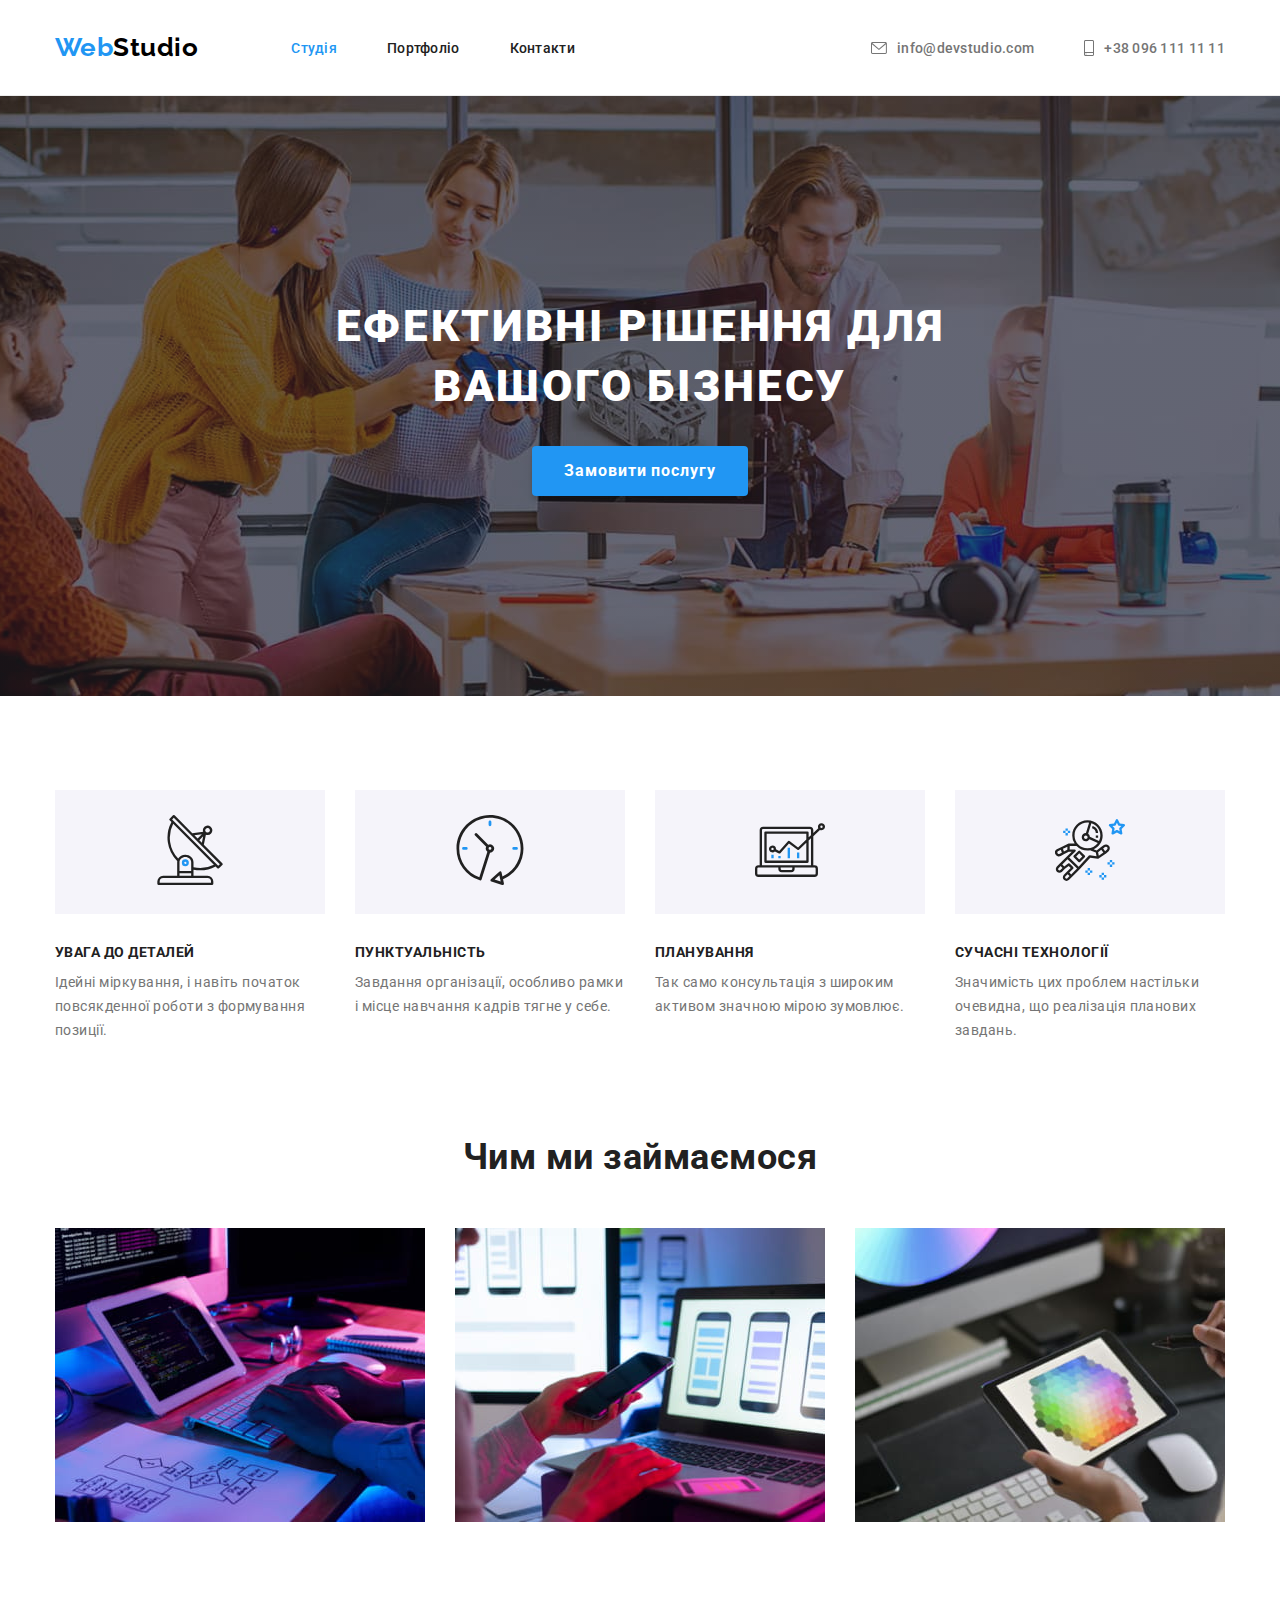
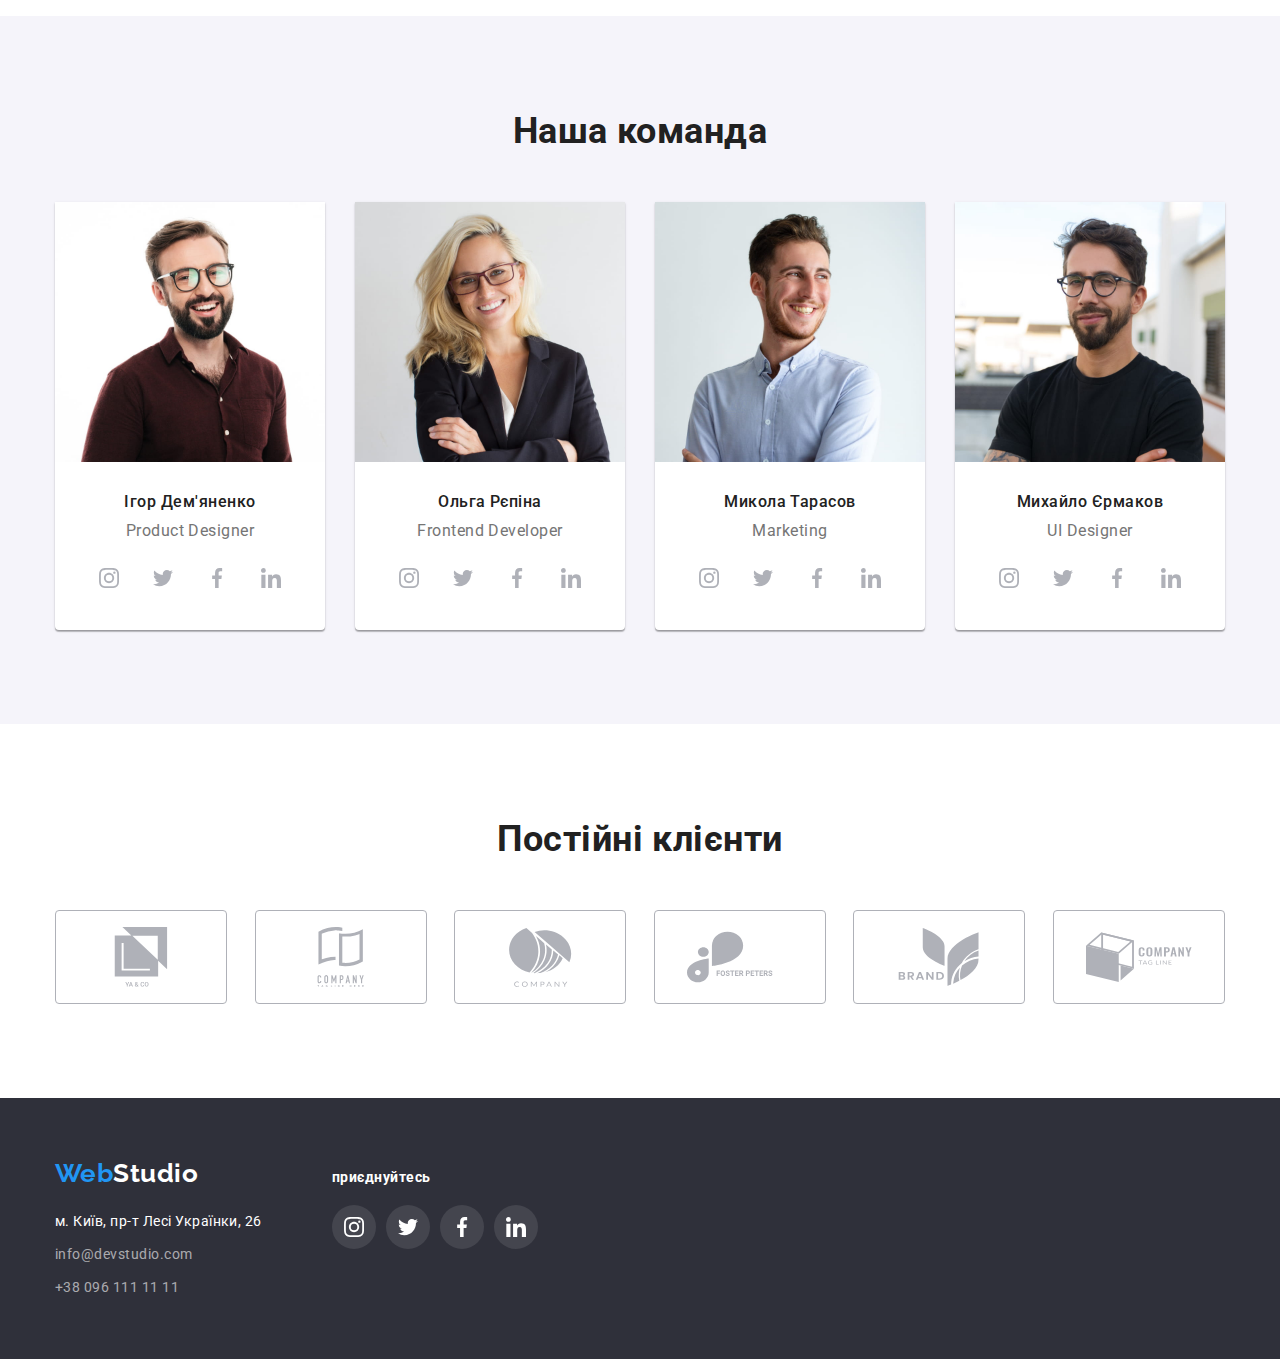
<file: index.html>
<!DOCTYPE html>
<html lang="uk">
  <head>
    <meta charset="UTF-8" />
    <meta http-equiv="X-UA-Compatible" content="IE=edge" />
    <meta name="viewport" content="width=f, initial-scale=1.0" />
    <title>Document</title>

    <link
      href="https://fonts.googleapis.com/css2?family=Raleway:wght@700&family=Roboto:wght@400;500;700;900&display=swap"
      rel="stylesheet"
    />

    <link rel="stylesheet" href="css/modern-normalize.css" />

    <link rel="stylesheet" href="./css/styles.css" />
  </head>
  <body class="page">
    <!-- header -->
    <header class="header">
      <div class="container header-container">
        <nav class="header-nav">
          <a class="logo-header link" href="./index.html"
            >Web<span class="logo-black">Studio</span></a
          >

          <ul class="header-nav-list list">
            <li class="header-nav-item">
              <a class="header-nav-link link current" href="./index.html">Студія</a>
            </li>
            <li class="header-nav-item">
              <a class="header-nav-link link" href="./portfolio.html">Портфоліо</a>
            </li>
            <li class="header-nav-item">
              <a class="header-nav-link link" href="">Контакти</a>
            </li>
          </ul>
        </nav>

        <ul class="header-contact-list list">
          <li class="header-contact-item">
            <a class="header-contact-link link" href="info@devstudio.com"
              ><svg class="header-icons" width="16" height="12">
                <use href="./images/icons.svg#envelope"></use>
              </svg>
              info@devstudio.com
            </a>
          </li>
          <li class="header-contact-item">
            <a class="header-contact-link link" href="tel:+380961111111">
              <svg class="header-icons" width="10" height="16">
                <use href="./images/icons.svg#smartphone"></use>
              </svg>
              +38 096 111 11 11
            </a>
          </li>
        </ul>
      </div>
    </header>

    <!-- main -->

    <main>
      <!-- Hero -->

      <section class="hero section">
        <div class="container">
          <h1 class="hero-title">
            Ефективні рішення для <br />
            вашого бізнесу
          </h1>
          <button class="hero-btn" type="button">Замовити послугу</button>
        </div>
      </section>

      <!-- Features -->

      <section class="features-section section">
        <div class="container">
          <h2 class="visually-hidden">Особливості</h2>
          <ul class="features-list list">
            <li class="features-item">
              <div class="container-features-icons">
                <svg class="features-icons" width="70" height="70">
                  <use href="./images/icons.svg#antenna"></use>
                </svg>
              </div>

              <h3 class="features-titel">УВАГА ДО ДЕТАЛЕЙ</h3>
              <p class="features-text">
                Ідейні міркування, і навіть початок повсякденної роботи з формування позиції.
              </p>
            </li>

            <li class="features-item">
              <div class="container-features-icons">
                <svg class="features-icons" width="70" height="70">
                  <use href="./images/icons.svg#clock"></use>
                </svg>
              </div>
              <h3 class="features-titel">ПУНКТУАЛЬНІСТЬ</h3>
              <p class="features-text">
                Завдання організації, особливо рамки і місце навчання кадрів тягне у себе.
              </p>
            </li>

            <li class="features-item">
              <div class="container-features-icons">
                <svg class="features-icons" width="70" height="70">
                  <use href="./images/icons.svg#diagram"></use>
                </svg>
              </div>
              <h3 class="features-titel">ПЛАНУВАННЯ</h3>
              <p class="features-text">
                Так само консультація з широким активом значною мірою зумовлює.
              </p>
            </li>

            <li class="features-item">
              <div class="container-features-icons">
                <svg class="features-icons" width="70" height="70">
                  <use href="./images/icons.svg#astronaut"></use>
                </svg>
              </div>
              <h3 class="features-titel">СУЧАСНІ ТЕХНОЛОГІЇ</h3>
              <p class="features-text">
                Значимість цих проблем настільки очевидна, що реалізація планових завдань.
              </p>
            </li>
          </ul>
        </div>
      </section>

      <!-- Work -->

      <section class="work-section section">
        <div class="container">
          <h2 class="work-titel">Чим ми займаємося</h2>
          <ul class="work-list list">
            <li class="work-item">
              <img
                src="./images/what-do-we-do/box1.jpg"
                alt="Набирає текст на клавіатурі"
                width="370"
                height="294"
              />
            </li>

            <li class="work-item">
              <img
                src="./images/what-do-we-do/box2.jpg"
                alt="Перевіряе розміщення контенту для смартфону"
                width="370"
                height="294"
              />
            </li>

            <li class="work-item">
              <img
                src="./images/what-do-we-do/box3.jpg"
                alt="Підбирає колір на планшеті"
                width="370"
                height="294"
              />
            </li>
          </ul>
        </div>
      </section>

      <!-- Team -->

      <section class="team-section section">
        <div class="container">
          <h2 class="section-title">Наша команда</h2>

          <ul class="team-list list">
            <li class="team-item">
              <img
                src="./images/team/team1.jpg"
                alt="Фото чоловіка в червоній сорочці та окулярах"
                width="270"
                height="260"
              />
              <div class="container-team-text">
                <h3 class="team-title">Ігор Дем'яненко</h3>
                <p class="team-text" lang="en">Product Designer</p>
                <ul class="team-socials-list list">
                  <li class="team-socials-item">
                    <a
                      class="team-socials-linc linc"
                      href="https://instagram.com"
                      target="_blank"
                      rel="noopener noreferrer"
                      aria-label="Instagram"
                    >
                      <svg class="team-socials-icon" width="20" height="20">
                        <use href="./images/icons.svg#instagram"></use>
                      </svg>
                    </a>
                  </li>
                  <li class="team-socials-item">
                    <a
                      class="team-socials-linc linc"
                      href="https://twitter.com"
                      target="_blank"
                      rel="noopener noreferrer"
                      aria-label="Twitter"
                    >
                      <svg class="team-socials-icon" width="20" height="20">
                        <use href="./images/icons.svg#twitter"></use>
                      </svg>
                    </a>
                  </li>
                  <li class="team-socials-item">
                    <a
                      class="team-socials-linc linc"
                      href="https://facebook.com"
                      target="_blank"
                      rel="noopener noreferrer"
                      aria-label="Facebook"
                    >
                      <svg class="team-socials-icon" width="20" height="20">
                        <use href="./images/icons.svg#facebook"></use>
                      </svg>
                    </a>
                  </li>
                  <li class="team-socials-item">
                    <a
                      class="team-socials-linc linc"
                      href="https://linkedin.com"
                      target="_blank"
                      rel="noopener noreferrer"
                      aria-label="Linkedin"
                    >
                      <svg class="team-socials-icon" width="20" height="20">
                        <use href="./images/icons.svg#linkedin"></use>
                      </svg>
                    </a>
                  </li>
                </ul>
              </div>
            </li>

            <li class="team-item">
              <img
                src="./images/team/team2.jpg"
                alt="Фото жінки в діловому костюмі та окуляках"
                width="270"
                height="260"
              />
              <div class="container-team-text">
                <h3 class="team-title">Ольга Рєпіна</h3>
                <p class="team-text" lang="en">Frontend Developer</p>
                <ul class="team-socials-list list">
                  <li class="team-socials-item">
                    <a
                      class="team-socials-linc linc"
                      href="https://instagram.com"
                      target="_blank"
                      rel="noopener noreferrer"
                      aria-label="Instagram"
                    >
                      <svg class="team-socials-icon" width="20" height="20">
                        <use href="./images/icons.svg#instagram"></use>
                      </svg>
                    </a>
                  </li>
                  <li class="team-socials-item">
                    <a
                      class="team-socials-linc linc"
                      href="https://twitter.com"
                      target="_blank"
                      rel="noopener noreferrer"
                      aria-label="Twitter"
                    >
                      <svg class="team-socials-icon" width="20" height="20">
                        <use href="./images/icons.svg#twitter"></use>
                      </svg>
                    </a>
                  </li>
                  <li class="team-socials-item">
                    <a
                      class="team-socials-linc linc"
                      href="https://facebook.com"
                      target="_blank"
                      rel="noopener noreferrer"
                      aria-label="Facebook"
                    >
                      <svg class="team-socials-icon" width="20" height="20">
                        <use href="./images/icons.svg#facebook"></use>
                      </svg>
                    </a>
                  </li>
                  <li class="team-socials-item">
                    <a
                      class="team-socials-linc linc"
                      href="https://linkedin.com"
                      target="_blank"
                      rel="noopener noreferrer"
                      aria-label="Linkedin"
                    >
                      <svg class="team-socials-icon" width="20" height="20">
                        <use href="./images/icons.svg#linkedin"></use>
                      </svg>
                    </a>
                  </li>
                </ul>
              </div>
            </li>

            <li class="team-item">
              <img
                src="./images/team/team3.jpg"
                alt="Фото чоловіка в блакитній сорочці"
                width="270"
                height="260"
              />
              <div class="container-team-text">
                <h3 class="team-title">Микола Тарасов</h3>
                <p class="team-text" lang="en">Marketing</p>
                <ul class="team-socials-list list">
                  <li class="team-socials-item">
                    <a
                      class="team-socials-linc linc"
                      href="https://instagram.com"
                      target="_blank"
                      rel="noopener noreferrer"
                      aria-label="Instagram"
                    >
                      <svg class="team-socials-icon" width="20" height="20">
                        <use href="./images/icons.svg#instagram"></use>
                      </svg>
                    </a>
                  </li>
                  <li class="team-socials-item">
                    <a
                      class="team-socials-linc linc"
                      href="https://twitter.com"
                      target="_blank"
                      rel="noopener noreferrer"
                      aria-label="Twitter"
                    >
                      <svg class="team-socials-icon" width="20" height="20">
                        <use href="./images/icons.svg#twitter"></use>
                      </svg>
                    </a>
                  </li>
                  <li class="team-socials-item">
                    <a
                      class="team-socials-linc linc"
                      href="https://facebook.com"
                      target="_blank"
                      rel="noopener noreferrer"
                      aria-label="Facebook"
                    >
                      <svg class="team-socials-icon" width="20" height="20">
                        <use href="./images/icons.svg#facebook"></use>
                      </svg>
                    </a>
                  </li>
                  <li class="team-socials-item">
                    <a
                      class="team-socials-linc linc"
                      href="https://linkedin.com"
                      target="_blank"
                      rel="noopener noreferrer"
                      aria-label="Linkedin"
                    >
                      <svg class="team-socials-icon" width="20" height="20">
                        <use href="./images/icons.svg#linkedin"></use>
                      </svg>
                    </a>
                  </li>
                </ul>
              </div>
            </li>

            <li class="team-item">
              <img
                src="./images/team/team4.jpg"
                alt="Фото чоловіка в чорній футболці та окулярах"
                width="270"
                height="260"
              />
              <div class="container-team-text">
                <h3 class="team-title">Михайло Єрмаков</h3>
                <p class="team-text" lang="en">UI Designer</p>
                <ul class="team-socials-list list">
                  <li class="team-socials-item">
                    <a
                      class="team-socials-linc linc"
                      href="https://instagram.com"
                      target="_blank"
                      rel="noopener noreferrer"
                      aria-label="Instagram"
                    >
                      <svg class="team-socials-icon" width="20" height="20">
                        <use href="./images/icons.svg#instagram"></use>
                      </svg>
                    </a>
                  </li>
                  <li class="team-socials-item">
                    <a
                      class="team-socials-linc linc"
                      href="https://twitter.com"
                      target="_blank"
                      rel="noopener noreferrer"
                      aria-label="Twitter"
                    >
                      <svg class="team-socials-icon" width="20" height="20">
                        <use href="./images/icons.svg#twitter"></use>
                      </svg>
                    </a>
                  </li>
                  <li class="team-socials-item">
                    <a
                      class="team-socials-linc linc"
                      href="https://facebook.com"
                      target="_blank"
                      rel="noopener noreferrer"
                      aria-label="Facebook"
                    >
                      <svg class="team-socials-icon" width="20" height="20">
                        <use href="./images/icons.svg#facebook"></use>
                      </svg>
                    </a>
                  </li>
                  <li class="team-socials-item">
                    <a
                      class="team-socials-linc linc"
                      href="https://linkedin.com"
                      target="_blank"
                      rel="noopener noreferrer"
                      aria-label="Linkedin"
                    >
                      <svg class="team-socials-icon" width="20" height="20">
                        <use href="./images/icons.svg#linkedin"></use>
                      </svg>
                    </a>
                  </li>
                </ul>
              </div>
            </li>
          </ul>
        </div>
      </section>

      <!-- Customers -->

      <section class="customers-section section">
        <div class="container">
          <h2 class="section-title">Постійні клієнти</h2>
          <ul class="customers-list list">
            <li class="customers-item item">
              <a
                class="customers-linc linc"
                href=""
                target="_blank"
                rel="noopener noreferrer"
                aria-label="Client 1"
              >
                <svg class="customers-icon" width="106" height="60">
                  <use href="./images/icons.svg#logo-1"></use>
                </svg>
              </a>
            </li>
            <li class="customers-item item">
              <a
                class="customers-linc linc"
                href=""
                target="_blank"
                rel="noopener noreferrer"
                aria-label="Client 2"
              >
                <svg class="customers-icon" width="106" height="60">
                  <use href="./images/icons.svg#logo-2"></use>
                </svg>
              </a>
            </li>
            <li class="customers-item item">
              <a
                class="customers-linc linc"
                href=""
                target="_blank"
                rel="noopener noreferrer"
                aria-label="Client 3"
              >
                <svg class="customers-icon" width="106" height="60">
                  <use href="./images/icons.svg#logo-3"></use>
                </svg>
              </a>
            </li>
            <li class="customers-item item">
              <a
                class="customers-linc linc"
                href=""
                target="_blank"
                rel="noopener noreferrer"
                aria-label="Client 4"
              >
                <svg class="customers-icon" width="106" height="60">
                  <use href="./images/icons.svg#logo-4"></use>
                </svg>
              </a>
            </li>
            <li class="customers-item item">
              <a
                class="customers-linc linc"
                href=""
                target="_blank"
                rel="noopener noreferrer"
                aria-label="Client 5"
              >
                <svg class="customers-icon" width="106" height="60">
                  <use href="./images/icons.svg#logo-5"></use>
                </svg>
              </a>
            </li>
            <li class="customers-item item">
              <a
                class="customers-linc linc"
                href=""
                target="_blank"
                rel="noopener noreferrer"
                aria-label="Client 6"
              >
                <svg class="customers-icon" width="106" height="60">
                  <use href="./images/icons.svg#logo-6"></use>
                </svg>
              </a>
            </li>
          </ul>
        </div>
      </section>
    </main>

    <!-- footer -->

    <footer class="footer">
      <div class="footer-container container">
        <div class="footer-container-address">
          <a class="logo-footer link" href="./index.html"
            >Web<span class="logo-white">Studio</span></a
          >
          <address>
            <ul class="footer-contact-list list">
              <li class="footer-contact-item">
                <a
                  class="footer-contact-link address-link"
                  href="https://goo.gl/maps/rwggJUQYhm4si4AN7"
                  target="_blank"
                  rel="noopener  noreferrer"
                  >м. Київ, пр-т Лесі Українки, 26</a
                >
              </li>
              <li class="footer-contact-item">
                <a class="footer-contact-link link" href="info@devstudio.com">info@devstudio.com</a>
              </li>
              <li class="footer-contact-item">
                <a class="footer-contact-link link" href="tel:+380961111111">+38 096 111 11 11</a>
              </li>
            </ul>
          </address>
        </div>
        <div class="footer-container-icons">
          <h2 class="footer-title">приєднуйтесь</h2>
          <ul class="footer-icons-list">
            <li class="team-socials-item">
              <a
                class="footer-icons-linc linc"
                href="https://instagram.com"
                target="_blank"
                rel="noopener noreferrer"
                aria-label="Instagram"
              >
                <svg class="footer-socials-icon" width="20" height="20">
                  <use href="./images/icons.svg#instagram"></use>
                </svg>
              </a>
            </li>
            <li class="team-socials-item">
              <a
                class="footer-icons-linc linc"
                href="https://twitter.com"
                target="_blank"
                rel="noopener noreferrer"
                aria-label="Twitter"
              >
                <svg class="footer-socials-icon" width="20" height="20">
                  <use href="./images/icons.svg#twitter"></use>
                </svg>
              </a>
            </li>
            <li class="team-socials-item">
              <a
                class="footer-icons-linc linc"
                href="https://facebook.com"
                target="_blank"
                rel="noopener noreferrer"
                aria-label="Facebook"
              >
                <svg class="footer-socials-icon" width="20" height="20">
                  <use href="./images/icons.svg#facebook"></use>
                </svg>
              </a>
            </li>
            <li class="team-socials-item">
              <a
                class="footer-icons-linc linc"
                href="https://linkedin.com"
                target="_blank"
                rel="noopener noreferrer"
                aria-label="Linkedin"
              >
                <svg class="footer-socials-icon" width="20" height="20">
                  <use href="./images/icons.svg#linkedin"></use>
                </svg>
              </a>
            </li>
          </ul>
        </div>
      </div>
    </footer>
  </body>
</html>
</file>
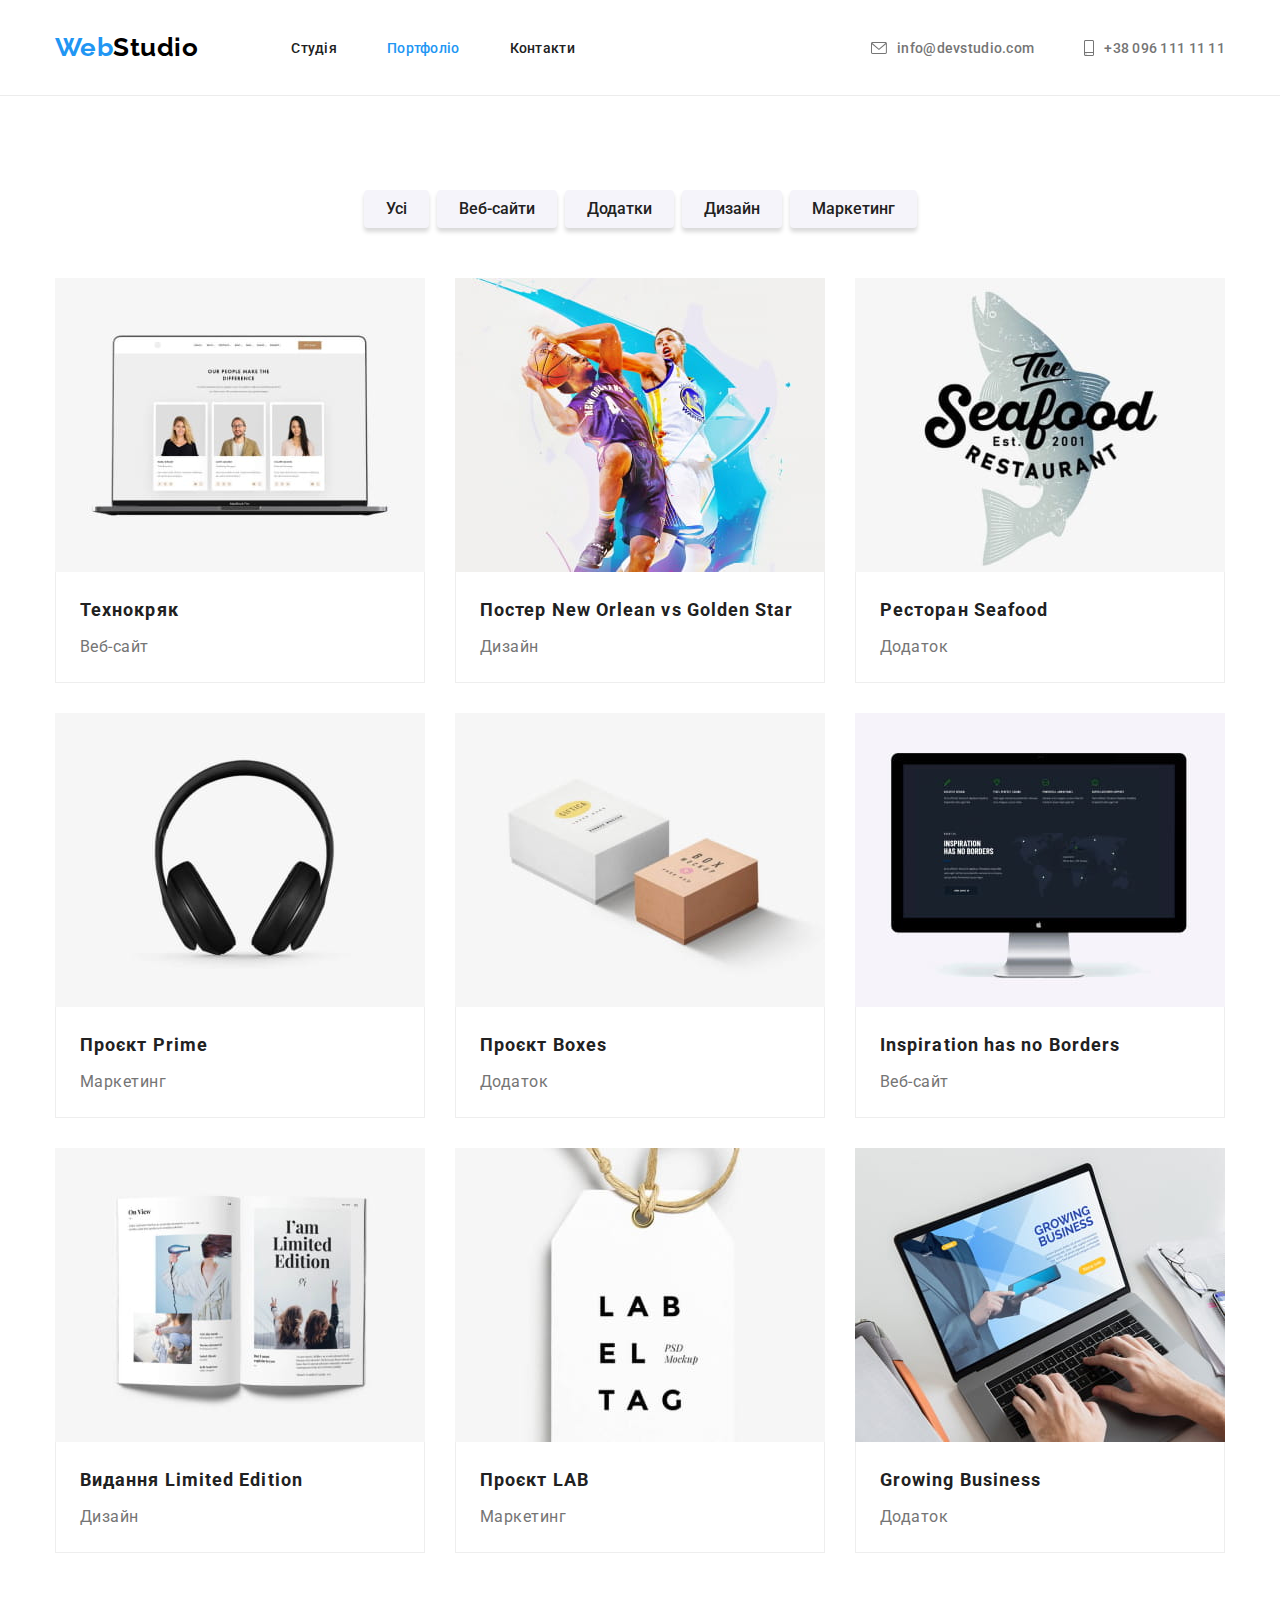
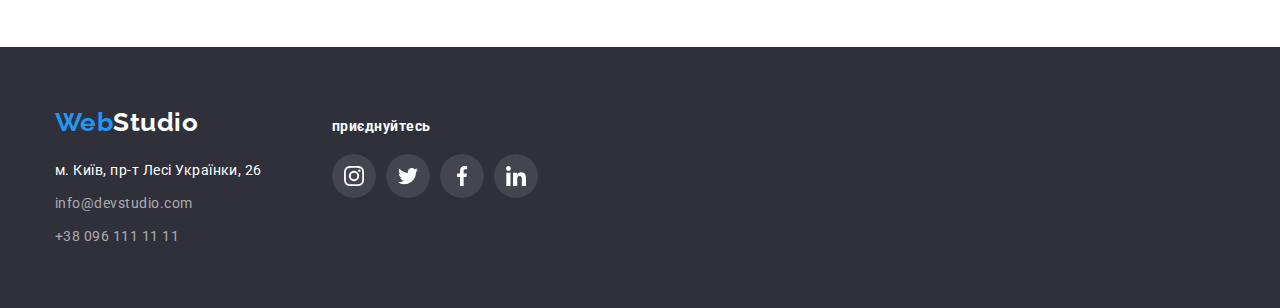
<file: portfolio.html>
<!DOCTYPE html>
<html lang="uk">
  <head>
    <meta charset="UTF-8" />
    <meta http-equiv="X-UA-Compatible" content="IE=edge" />
    <meta name="viewport" content="width=f, initial-scale=1.0" />
    <title>Document</title>

    <link
      href="https://fonts.googleapis.com/css2?family=Raleway:wght@700&family=Roboto:wght@400;500;700;900&display=swap"
      rel="stylesheet"
    />

    <link rel="stylesheet" href="css/modern-normalize.css" />

    <link rel="stylesheet" href="./css/styles.css" />
  </head>
  <body class="page">
    <!-- header -->
    <header class="header">
      <div class="container header-container">
        <nav class="header-nav">
          <a class="logo-header link" href="./index.html"
            >Web<span class="logo-black">Studio</span></a
          >

          <ul class="header-nav-list list">
            <li class="header-nav-item">
              <a class="header-nav-link link" href="./index.html">Студія</a>
            </li>
            <li class="header-nav-item">
              <a class="header-nav-link link current" href="./portfolio.html">Портфоліо</a>
            </li>
            <li class="header-nav-item">
              <a class="header-nav-link link" href="">Контакти</a>
            </li>
          </ul>
        </nav>

        <ul class="header-contact-list list">
          <li class="header-contact-item">
            <a class="header-contact-link link" href="info@devstudio.com"
              ><svg class="header-icons" width="16" height="12">
                <use href="./images/icons.svg#envelope"></use>
              </svg>
              info@devstudio.com
            </a>
          </li>
          <li class="header-contact-item">
            <a class="header-contact-link link" href="tel:+380961111111">
              <svg class="header-icons" width="10" height="16">
                <use href="./images/icons.svg#smartphone"></use>
              </svg>
              +38 096 111 11 11
            </a>
          </li>
        </ul>
      </div>
    </header>

    <!-- main -->

    <main>
      <section class="portfolio-section section">
        <div class="container">
          <h1 class="visually-hidden">Портфоліо</h1>
          <ul class="portfolio-btn-list list">
            <li class="portfolio-btn-item">
              <button class="portfolio-btn" type="button">Усі</button>
            </li>
            <li class="portfolio-btn-item">
              <button class="portfolio-btn" type="button">Веб-сайти</button>
            </li>
            <li class="portfolio-btn-item">
              <button class="portfolio-btn" type="button">Додатки</button>
            </li>
            <li class="portfolio-btn-item">
              <button class="portfolio-btn" type="button">Дизайн</button>
            </li>
            <li class="portfolio-btn-item">
              <button class="portfolio-btn" type="button">Маркетинг</button>
            </li>
          </ul>
          <ul class="portfolio-list list">
            <li class="portfolio-item">
              <img
                src="./images/portfolio/img-1.jpg"
                alt="Відкритий ноутбук з сайтом Технокряк"
                width="370"
                height="294"
              />
              <div class="container-portfolio-text">
                <h2 class="portfolio-list-titel">Технокряк</h2>
                <p class="portfolio-list-text">Веб-сайт</p>
              </div>
            </li>
            <li class="portfolio-item">
              <img
                src="./images/portfolio/img-2.jpg"
                alt="Хлопці грають в баскетбол"
                width="370"
                height="294"
              />
              <div class="container-portfolio-text">
                <h2 class="portfolio-list-titel">Постер New Orlean vs Golden Star</h2>
                <p class="portfolio-list-text">Дизайн</p>
              </div>
            </li>
            <li class="portfolio-item">
              <img
                src="./images/portfolio/img-3.jpg"
                alt="Логотип ресторану Seafood"
                width="370"
                height="294"
              />
              <div class="container-portfolio-text">
                <h2 class="portfolio-list-titel">Ресторан Seafood</h2>
                <p class="portfolio-list-text">Додаток</p>
              </div>
            </li>
            <li class="portfolio-item">
              <img
                src="./images/portfolio/img-4.jpg"
                alt="Чорні навушники"
                width="370"
                height="294"
              />
              <div class="container-portfolio-text">
                <h2 class="portfolio-list-titel">Проєкт Prime</h2>
                <p class="portfolio-list-text">Маркетинг</p>
              </div>
            </li>
            <li class="portfolio-item">
              <img src="./images/portfolio/img-5.jpg" alt="Дві коробки" width="370" height="294" />
              <div class="container-portfolio-text">
                <h2 class="portfolio-list-titel">Проєкт Boxes</h2>
                <p class="portfolio-list-text">Додаток</p>
              </div>
            </li>
            <li class="portfolio-item">
              <img
                src="./images/portfolio/img-6.jpg"
                alt="Монітор для компютера"
                width="370"
                height="294"
              />
              <div class="container-portfolio-text">
                <h2 class="portfolio-list-titel">Inspiration has no Borders</h2>
                <p class="portfolio-list-text">Веб-сайт</p>
              </div>
            </li>
            <li class="portfolio-item">
              <img
                src="./images/portfolio/img-7.jpg"
                alt="Відкритий журнал"
                width="370"
                height="294"
              />
              <div class="container-portfolio-text">
                <h2 class="portfolio-list-titel">Видання Limited Edition</h2>
                <p class="portfolio-list-text">Дизайн</p>
              </div>
            </li>
            <li class="portfolio-item">
              <img src="./images/portfolio/img-8.jpg" alt="Бірка" width="370" height="294" />
              <div class="container-portfolio-text">
                <h2 class="portfolio-list-titel">Проєкт LAB</h2>
                <p class="portfolio-list-text">Маркетинг</p>
              </div>
            </li>
            <li class="portfolio-item">
              <img
                src="./images/portfolio/img-9.jpg"
                alt="Чоловік працює на макбук"
                width="370"
                height="294"
              />
              <div class="container-portfolio-text">
                <h2 class="portfolio-list-titel">Growing Business</h2>
                <p class="portfolio-list-text">Додаток</p>
              </div>
            </li>
          </ul>
        </div>
      </section>
    </main>

    <!-- footer -->

    <footer class="footer">
      <div class="footer-container container">
        <div class="footer-container-address">
          <a class="logo-footer link" href="./index.html"
            >Web<span class="logo-white">Studio</span></a
          >
          <address>
            <ul class="footer-contact-list list">
              <li class="footer-contact-item">
                <a
                  class="footer-contact-link address-link"
                  href="https://goo.gl/maps/rwggJUQYhm4si4AN7"
                  target="_blank"
                  rel="noopener  noreferrer"
                  >м. Київ, пр-т Лесі Українки, 26</a
                >
              </li>
              <li class="footer-contact-item">
                <a class="footer-contact-link link" href="info@devstudio.com">info@devstudio.com</a>
              </li>
              <li class="footer-contact-item">
                <a class="footer-contact-link link" href="tel:+380961111111">+38 096 111 11 11</a>
              </li>
            </ul>
          </address>
        </div>
        <div class="footer-container-icons">
          <h2 class="footer-title">приєднуйтесь</h2>
          <ul class="footer-icons-list">
            <li class="team-socials-item">
              <a
                class="footer-icons-linc linc"
                href="https://instagram.com"
                target="_blank"
                rel="noopener noreferrer"
                aria-label="Instagram"
              >
                <svg class="footer-socials-icon" width="20" height="20">
                  <use href="./images/icons.svg#instagram"></use>
                </svg>
              </a>
            </li>
            <li class="team-socials-item">
              <a
                class="footer-icons-linc linc"
                href="https://twitter.com"
                target="_blank"
                rel="noopener noreferrer"
                aria-label="Twitter"
              >
                <svg class="footer-socials-icon" width="20" height="20">
                  <use href="./images/icons.svg#twitter"></use>
                </svg>
              </a>
            </li>
            <li class="team-socials-item">
              <a
                class="footer-icons-linc linc"
                href="https://facebook.com"
                target="_blank"
                rel="noopener noreferrer"
                aria-label="Facebook"
              >
                <svg class="footer-socials-icon" width="20" height="20">
                  <use href="./images/icons.svg#facebook"></use>
                </svg>
              </a>
            </li>
            <li class="team-socials-item">
              <a
                class="footer-icons-linc linc"
                href="https://linkedin.com"
                target="_blank"
                rel="noopener noreferrer"
                aria-label="Linkedin"
              >
                <svg class="footer-socials-icon" width="20" height="20">
                  <use href="./images/icons.svg#linkedin"></use>
                </svg>
              </a>
            </li>
          </ul>
        </div>
      </div>
    </footer>
  </body>
</html>
</file>
<file: css/styles.css>
:root {
  /* Fonts */

  --main-font: 'Roboto', sans-serif;
  --secondary-font: 'Raleway', sans-serif;

  /* Text colors */

  --main-txt-cl: #757575;
  --titel-txt-cl: #212121;
  --accent-color: #2196f3;
  --black-logo-color: #000000;
  --white-text-color: #ffffff;
  --footer-text-color: #ffffff99;
  --socials-icons: #afb1b8;

  /* Background colors */
  --accent-bg-cl: #2f303a;
  --background-white-color: #f5f5f5;
  --background-lite-color: #f5f4fa;
}

.page {
  font-family: var(--main-font);
  letter-spacing: 0.03em;
  color: var(--titel-txt-cl);
}

.section {
  padding-top: 94px;
  padding-bottom: 94px;
}

/* reset */
ul {
  margin: 0;
  padding: 0;
  list-style: none;
}

h1,
h2,
h3,
h4,
h5,
h6,
p {
  margin: 0;
}

img {
  display: block;
}

/* Прибираємо крапки зі списків */
.list {
  list-style: none;
}

/* Прибираєм підкреслення  */
.link {
  text-decoration: none;
}

.container {
  width: 1200px;
  padding-left: 15px;
  padding-right: 15px;
  margin-left: auto;
  margin-right: auto;
}

.header-container {
  display: flex;
  align-items: center;
}

.header-nav {
  display: flex;
  align-items: center;
}

/* Header */

.header {
  border-bottom: 1px solid #ececec;
  padding-top: 32px;
  padding-bottom: 32px;
}

.logo-header {
  display: block;
  margin-right: 93px;
  font-family: var(--secondary-font);
  font-weight: 700;
  font-size: 26px;
  line-height: calc(31 / 26);
  color: var(--accent-color);
}

.logo-black {
  color: var(--black-logo-color);
}

.header-nav-list {
  display: flex;
  gap: 50px;
}

.header-nav-link {
  display: block;
  font-weight: 500;
  font-size: 14px;
  line-height: calc(16 / 14);
  letter-spacing: 0.02em;
  color: var(--titel-txt-cl);
}

.header-contact-link {
  display: flex;
  gap: 10px;
  align-items: center;
  fill: var(--main-txt-cl);
  font-weight: 500;
  font-size: 14px;
  line-height: calc(16 / 14);
  letter-spacing: 0.02em;
  color: var(--main-txt-cl);
}

.header-nav-link:hover,
.header-nav-link:focus,
.header-contact-link:hover,
.header-contact-link:focus {
  color: var(--accent-color);
  fill: var(--accent-color);
}

.header-nav-list .current {
  color: var(--accent-color);
}

.header-contact-list {
  display: flex;
  margin-left: auto;
  gap: 50px;
}

/* main */

/* hero */
.hero {
  background-color: var(--accent-bg-cl);
  background-image: linear-gradient(rgba(47, 48, 58, 0.4), rgba(47, 48, 58, 0.4)),
    url(../images/hero/Img.jpg);
  padding: 200px 0px;
  text-align: center;
  max-width: 1600px;
  margin-left: auto;
  margin-right: auto;
  background-position: center;
  background-repeat: no-repeat;
  background-size: cover;
}

.hero-title {
  font-weight: 900;
  font-size: 44px;
  line-height: calc(60 / 44);
  text-align: center;
  letter-spacing: 0.06em;
  text-transform: uppercase;
  color: var(--white-text-color);
  margin-bottom: 30px;
}

.hero-btn {
  font-family: inherit;
  font-weight: 700;
  font-size: 16px;
  line-height: calc(30 / 16);
  letter-spacing: 0.06em;
  background-color: var(--accent-color);
  color: var(--white-text-color);
  cursor: pointer;
  box-shadow: 0px 4px 4px rgba(0, 0, 0, 0.15);
  border-radius: 4px;
  border: none;
  padding: 10px 32px;
}

.hero-btn:hover,
.hero-btn:focus {
  background-color: var(--white-text-color);
  color: var(--accent-color);
}

/* Features */

.features-section {
}

.features-list {
  display: flex;
  gap: 30px;
}

.features-item {
  width: 270px;
}

.container-features-icons {
  padding: 25px 100px;
  margin-bottom: 30px;
  background-color: var(--background-lite-color);
}

.visually-hidden {
  position: absolute;
  width: 1px;
  height: 1px;
  margin: -1px;
  border: 0;
  padding: 0;

  white-space: nowrap;
  clip-path: inset(100%);
  clip: rect(0 0 0 0);
  overflow: hidden;
}

.features-titel {
  font-weight: 700;
  font-size: 14px;
  line-height: calc(16 / 14);
  text-transform: uppercase;
  margin-bottom: 10px;
}

.features-text {
  font-size: 14px;
  line-height: calc(24 / 14);
  color: var(--main-txt-cl);
}

/* Work */

.work-section {
  padding-top: 0px;
}

.work-titel {
  font-weight: 700;
  font-size: 36px;
  line-height: calc(42 / 36);
  color: var(--titel-txt-cl);
  text-align: center;
  margin-bottom: 50px;
}

.work-list {
  display: flex;
  gap: 30px;
}

/* Team */

.team-section {
  background-color: var(--background-lite-color);
}

.section-title {
  font-weight: 700;
  font-size: 36px;
  line-height: calc(42 / 36);
  color: var(--titel-txt-cl);
  text-align: center;
  margin-bottom: 50px;
}

.team-list {
  display: flex;
  gap: 30px;
}
.container-team-text {
  padding-top: 30px;
  padding-bottom: 30px;
}

.team-item {
  background-color: var(--white-text-color);
  box-shadow: 0px 1px 3px rgba(0, 0, 0, 0.12), 0px 1px 1px rgba(0, 0, 0, 0.14),
    0px 2px 1px rgba(0, 0, 0, 0.2);
  border-radius: 0px 0px 4px 4px;
}

.team-title {
  font-weight: 500;
  font-size: 16px;
  line-height: calc(19 / 16);
  color: var(--titel-txt-cl);
  margin-bottom: 10px;
  text-align: center;
}

.team-text {
  line-height: calc(19 / 16);
  color: var(--main-txt-cl);
  text-align: center;
  margin-bottom: 16px;
}

.team-socials-list {
  display: flex;
  justify-content: center;
  gap: 10px;
}

.team-socials-linc {
  display: flex;
  align-items: center;
  justify-content: center;

  width: 44px;
  height: 44px;

  fill: var(--socials-icons);
  background-color: var(--white-text-color);
  border-radius: 50%;
}

.team-socials-linc:hover,
.team-socials-linc:focus {
  fill: var(--white-text-color);
  background-color: var(--accent-color);
}

/* -----Customers----- */

.customers-list {
  display: flex;
  align-items: center;
  justify-content: space-between;
}

.customers-linc {
  display: flex;
  align-items: center;
  justify-content: center;
  padding: 16px 32px;
  border: 1px solid;
  border-radius: 4px;
  fill: var(--socials-icons);
  color: var(--socials-icons);
}

.customers-linc:hover,
.customers-linc:focus {
  fill: var(--accent-color);
  color: var(--accent-color);
  cursor: pointer;
}

/* -----portfolio----- */

.portfolio-btn-list {
  display: flex;
  justify-content: center;
  gap: 8px;
  margin-bottom: 50px;
}

.portfolio-btn {
  font-family: inherit;
  font-weight: 500;
  font-size: 16px;
  line-height: calc(26 / 16);
  color: var(--titel-txt-cl);
  background-color: var(--background-lite-color);
  cursor: pointer;
  box-shadow: 0px 4px 4px rgba(0, 0, 0, 0.15);
  border-radius: 4px;
  border: none;
  padding: 6px 22px;
}

.portfolio-btn:hover,
.portfolio-btn:focus {
  background-color: var(--accent-color);
  color: var(--white-text-color);
}

.container-portfolio-text {
  padding: 20px 24px;
  border-right: 1px solid #eeeeee;
  border-left: 1px solid #eeeeee;
  border-bottom: 1px solid #eeeeee;
}

.portfolio-item:hover {
  box-shadow: 0px 1px 1px rgba(0, 0, 0, 0.12), 0px 4px 4px rgba(0, 0, 0, 0.06),
    1px 4px 6px rgba(0, 0, 0, 0.16);
}

.portfolio-list {
  display: flex;
  flex-wrap: wrap;
  gap: 30px;
}

.portfolio-item {
  background: var(--white-text-color);
}

.portfolio-list-titel {
  font-weight: 700;
  font-size: 18px;
  line-height: calc(36 / 18);
  letter-spacing: 0.06em;
  color: var(--titel-txt-cl);
  margin-bottom: 4px;
}

.portfolio-list-text {
  line-height: calc(30 / 16);
  color: var(--main-txt-cl);
}

/* -----footer------ */
.footer {
  background-color: var(--accent-bg-cl);
  padding-top: 60px;
  padding-bottom: 60px;
}

.footer-container {
  display: flex;
  align-items: baseline;
}

.footer-container-address {
  margin-right: 70px;
}

.footer-title {
  font-weight: 700;
  font-size: 14px;
  line-height: calc(16 / 14);

  color: var(--white-text-color);
  margin-bottom: 20px;
}

.footer-icons-list {
  display: flex;
  gap: 10px;
}

.footer-icons-linc {
  display: flex;
  align-items: center;
  justify-content: center;

  width: 44px;
  height: 44px;

  fill: var(--white-text-color);
  background-color: rgba(255, 255, 255, 0.1);
  border-radius: 50%;
}

.footer-icons-linc:hover,
.footer-icons-linc:focus {
  fill: var(--white-text-color);
  background-color: var(--accent-color);
}

address {
  font-style: normal;
}

.logo-footer {
  display: block;
  font-family: var(--secondary-font);
  font-weight: 700;
  font-size: 26px;
  line-height: calc(31 / 26);
  color: var(--accent-color);
  margin-bottom: 20px;
}

.logo-white {
  color: var(--white-text-color);
}

.footer-contact-link {
  font-size: 14px;
  line-height: calc(24 / 14);

  color: var(--footer-text-color);
}

.address-link {
  font-size: 14px;
  line-height: calc(24 / 14);
  text-decoration: none;
  color: var(--white-text-color);
}

.footer-contact-link:hover,
.footer-contact-link:focus {
  color: var(--accent-color);
}

.footer-contact-item {
  margin-bottom: 9px;
}

.footer-contact-item:last-child {
  margin-bottom: 0;
}
</file>
